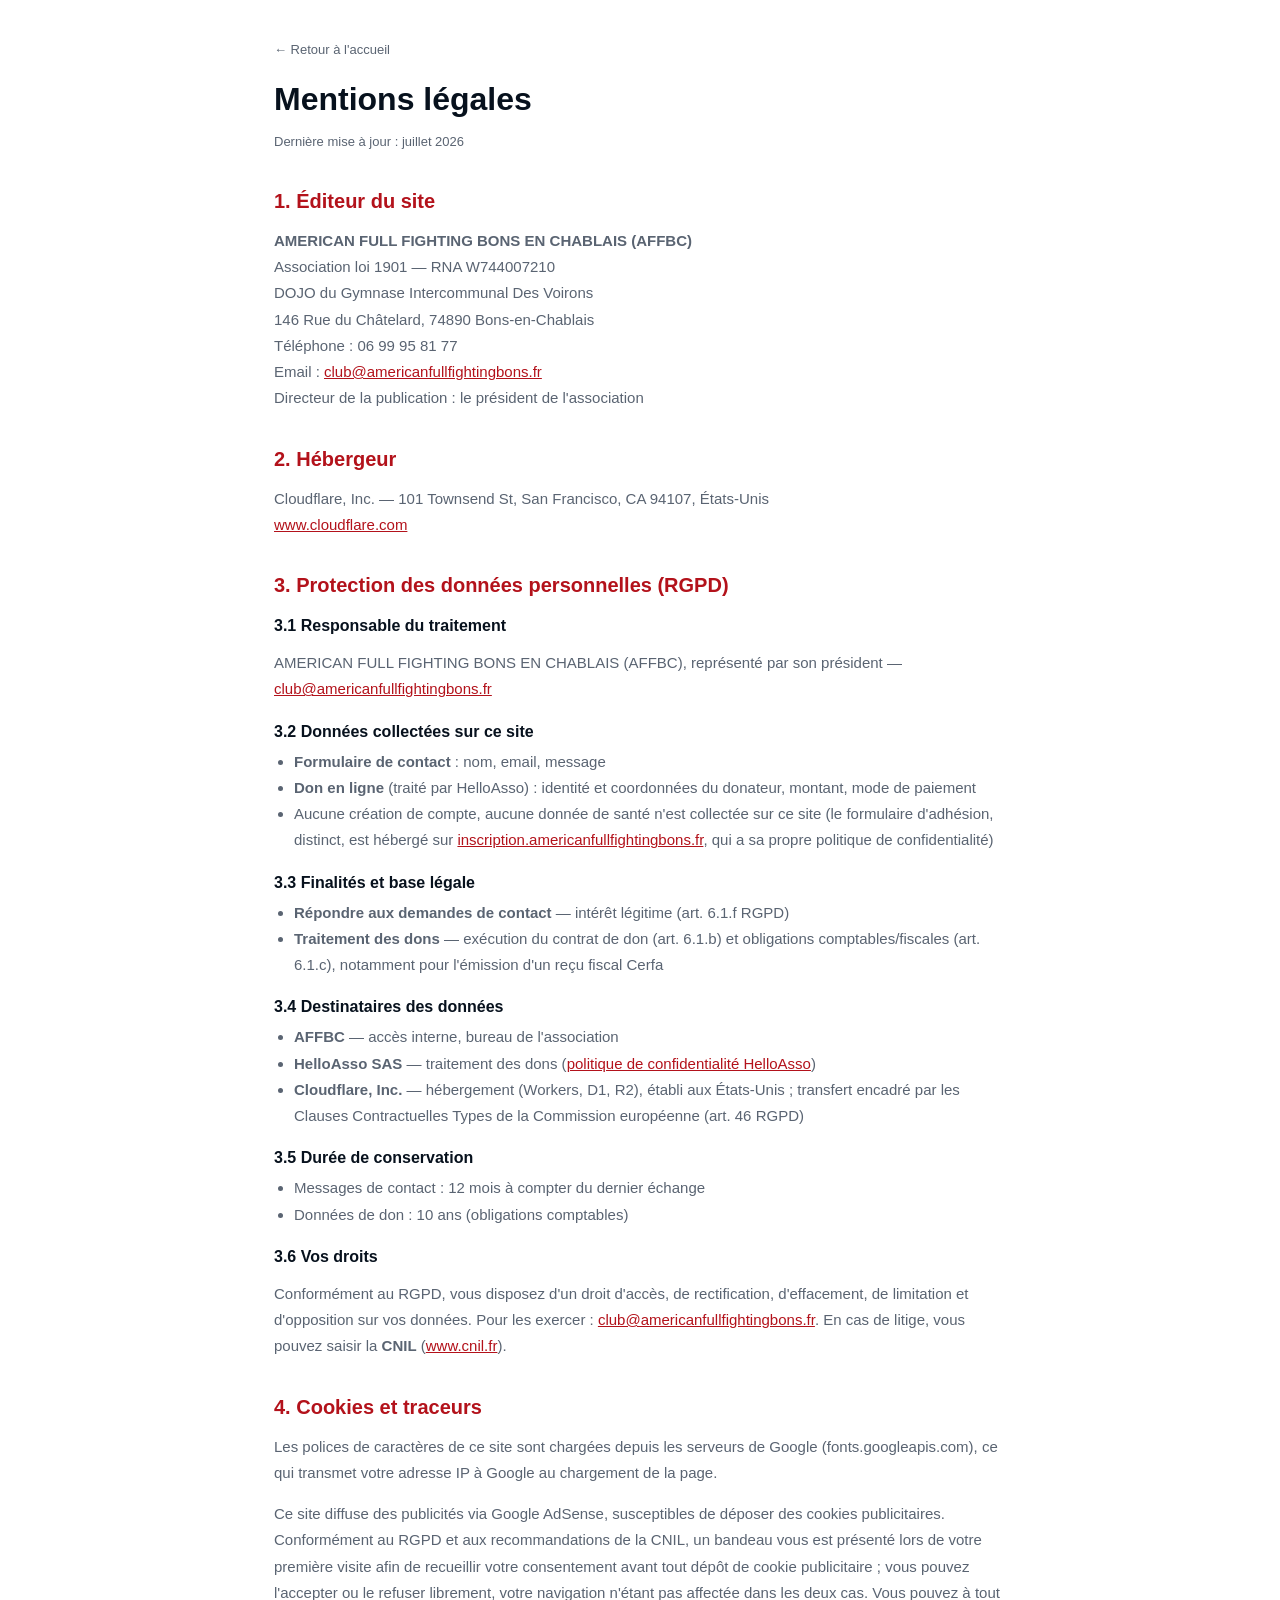
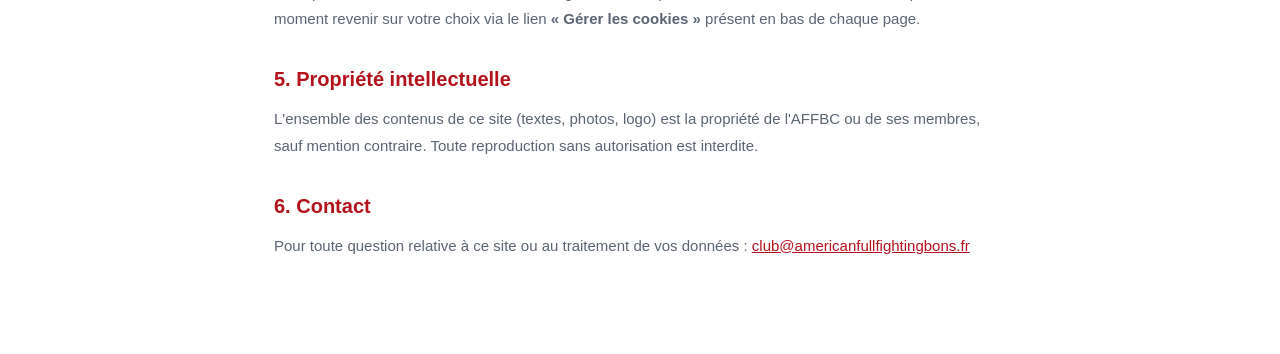
<file: public/mentions-legales.html>
<!DOCTYPE html>
<html lang="fr">
<head>
<meta charset="UTF-8">
<meta name="viewport" content="width=device-width,initial-scale=1">
<meta name="robots" content="index,follow">
<link rel="canonical" href="https://americanfullfightingbons.fr/mentions-legales">
<meta name="description" content="Mentions légales du site de l'American Full Fighting Bons en Chablais : éditeur, hébergement, données personnelles et cookies.">
<title>Mentions légales — American Full Fighting Bons en Chablais</title>
<link rel="icon" href="/assets/logo-affbc.png">
<style>
  :root{--ink:#07111d;--muted:#5a6472;--paper:#ffffff;--accent:#b3121b;--line:#e7e9ec}
  *{box-sizing:border-box}
  body{margin:0;font-family:-apple-system,BlinkMacSystemFont,"Segoe UI",Roboto,sans-serif;background:var(--paper);color:var(--ink)}
  .shell{max-width:780px;margin:0 auto;padding:40px 24px 80px}
  h1{font-size:32px;margin:0 0 6px}
  h2{font-size:20px;margin:36px 0 10px;color:var(--accent)}
  h3{font-size:16px;margin:20px 0 8px}
  p,li{font-size:15px;line-height:1.75;color:var(--muted)}
  ul{padding-left:20px;margin:0 0 12px}
  a{color:var(--accent)}
  .updated{font-size:13px;color:var(--muted);margin-bottom:28px}
  .back{display:inline-flex;gap:6px;font-size:13px;color:var(--muted);text-decoration:none;margin-bottom:24px}
  .back:hover{color:var(--ink)}
  .note{background:#fff6e9;border:1px solid #f0d9b0;border-radius:10px;padding:14px 18px;margin:16px 0;font-size:14px;color:#6b5322}
  hr{border:none;border-top:1px solid var(--line);margin:36px 0}
</style>
</head>
<body>
<div class="shell">
  <a class="back" href="/">← Retour à l'accueil</a>
  <h1>Mentions légales</h1>
  <p class="updated">Dernière mise à jour : juillet 2026</p>

  <h2>1. Éditeur du site</h2>
  <p>
    <strong>AMERICAN FULL FIGHTING BONS EN CHABLAIS (AFFBC)</strong><br>
    Association loi 1901 — RNA W744007210<br>
    DOJO du Gymnase Intercommunal Des Voirons<br>
    146 Rue du Châtelard, 74890 Bons-en-Chablais<br>
    Téléphone : 06 99 95 81 77<br>
    Email : <a href="mailto:club@americanfullfightingbons.fr">club@americanfullfightingbons.fr</a><br>
    Directeur de la publication : le président de l'association
  </p>

  <h2>2. Hébergeur</h2>
  <p>
    Cloudflare, Inc. — 101 Townsend St, San Francisco, CA 94107, États-Unis<br>
    <a href="https://www.cloudflare.com" target="_blank" rel="noopener">www.cloudflare.com</a>
  </p>

  <h2>3. Protection des données personnelles (RGPD)</h2>

  <h3>3.1 Responsable du traitement</h3>
  <p>AMERICAN FULL FIGHTING BONS EN CHABLAIS (AFFBC), représenté par son président — <a href="mailto:club@americanfullfightingbons.fr">club@americanfullfightingbons.fr</a></p>

  <h3>3.2 Données collectées sur ce site</h3>
  <ul>
    <li><strong>Formulaire de contact</strong> : nom, email, message</li>
    <li><strong>Don en ligne</strong> (traité par HelloAsso) : identité et coordonnées du donateur, montant, mode de paiement</li>
    <li>Aucune création de compte, aucune donnée de santé n'est collectée sur ce site (le formulaire d'adhésion, distinct, est hébergé sur <a href="https://inscription.americanfullfightingbons.fr">inscription.americanfullfightingbons.fr</a>, qui a sa propre politique de confidentialité)</li>
  </ul>

  <h3>3.3 Finalités et base légale</h3>
  <ul>
    <li><strong>Répondre aux demandes de contact</strong> — intérêt légitime (art. 6.1.f RGPD)</li>
    <li><strong>Traitement des dons</strong> — exécution du contrat de don (art. 6.1.b) et obligations comptables/fiscales (art. 6.1.c), notamment pour l'émission d'un reçu fiscal Cerfa</li>
  </ul>

  <h3>3.4 Destinataires des données</h3>
  <ul>
    <li><strong>AFFBC</strong> — accès interne, bureau de l'association</li>
    <li><strong>HelloAsso SAS</strong> — traitement des dons (<a href="https://www.helloasso.com/politique-de-confidentialite" target="_blank" rel="noopener">politique de confidentialité HelloAsso</a>)</li>
    <li><strong>Cloudflare, Inc.</strong> — hébergement (Workers, D1, R2), établi aux États-Unis ; transfert encadré par les Clauses Contractuelles Types de la Commission européenne (art. 46 RGPD)</li>
  </ul>

  <h3>3.5 Durée de conservation</h3>
  <ul>
    <li>Messages de contact : 12 mois à compter du dernier échange</li>
    <li>Données de don : 10 ans (obligations comptables)</li>
  </ul>

  <h3>3.6 Vos droits</h3>
  <p>Conformément au RGPD, vous disposez d'un droit d'accès, de rectification, d'effacement, de limitation et d'opposition sur vos données. Pour les exercer : <a href="mailto:club@americanfullfightingbons.fr">club@americanfullfightingbons.fr</a>. En cas de litige, vous pouvez saisir la <strong>CNIL</strong> (<a href="https://www.cnil.fr" target="_blank" rel="noopener">www.cnil.fr</a>).</p>

  <h2>4. Cookies et traceurs</h2>
  <p>Les polices de caractères de ce site sont chargées depuis les serveurs de Google (fonts.googleapis.com), ce qui transmet votre adresse IP à Google au chargement de la page.</p>
  <p>Ce site diffuse des publicités via Google AdSense, susceptibles de déposer des cookies publicitaires. Conformément au RGPD et aux recommandations de la CNIL, un bandeau vous est présenté lors de votre première visite afin de recueillir votre consentement avant tout dépôt de cookie publicitaire ; vous pouvez l'accepter ou le refuser librement, votre navigation n'étant pas affectée dans les deux cas. Vous pouvez à tout moment revenir sur votre choix via le lien <strong>« Gérer les cookies »</strong> présent en bas de chaque page.</p>

  <h2>5. Propriété intellectuelle</h2>
  <p>L'ensemble des contenus de ce site (textes, photos, logo) est la propriété de l'AFFBC ou de ses membres, sauf mention contraire. Toute reproduction sans autorisation est interdite.</p>

  <h2>6. Contact</h2>
  <p>Pour toute question relative à ce site ou au traitement de vos données : <a href="mailto:club@americanfullfightingbons.fr">club@americanfullfightingbons.fr</a></p>
</div>
</body>
</html>
</file>
